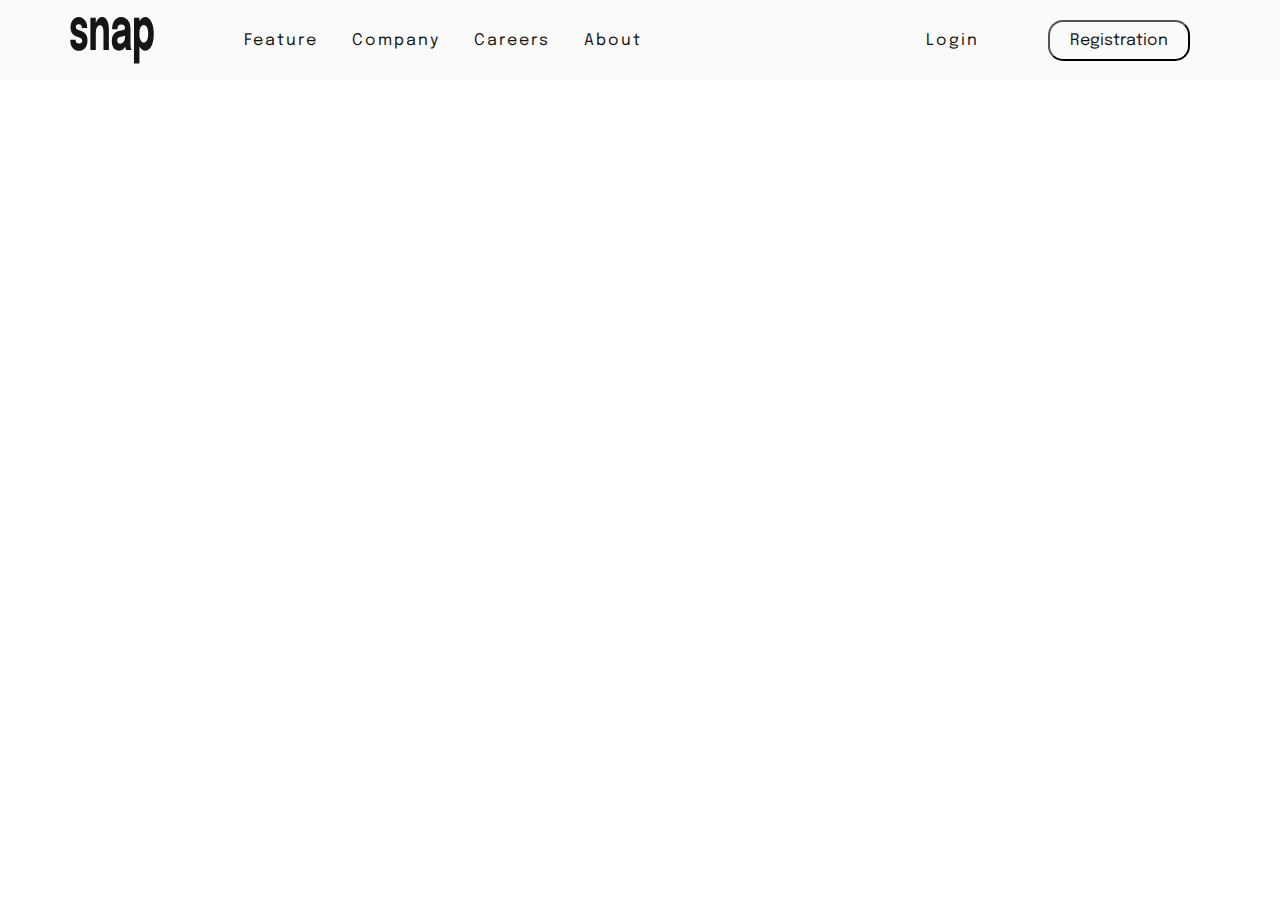
<file: index.html>
<!DOCTYPE html>
<html lang="en">
  <head>
    <meta charset="UTF-8" />
    <meta http-equiv="X-UA-Compatible" content="IE=edge" />
    <meta name="viewport" content="width=device-width, initial-scale=1.0" />
    <link rel="stylesheet" href="style.css" />
    <title>Document</title>
  </head>
  <body>
    <nav class="navbaar">
      <div class="nav">
        <img src="./images/logo.svg" alt="" class="logo" />
        <div class="nav1">
          <button class="link">Feature</button>
          <button class="link">Company</button>
          <a href="#" class="link">Careers</a>
          <a href="#" class="link">About</a>
        </div>
      </div>
      <div class="div2">
        <a href="#" class="link">Login</a>
        <button class="button">Registration</button>
      </div>
    </nav>
  </body>
</html>
</file>
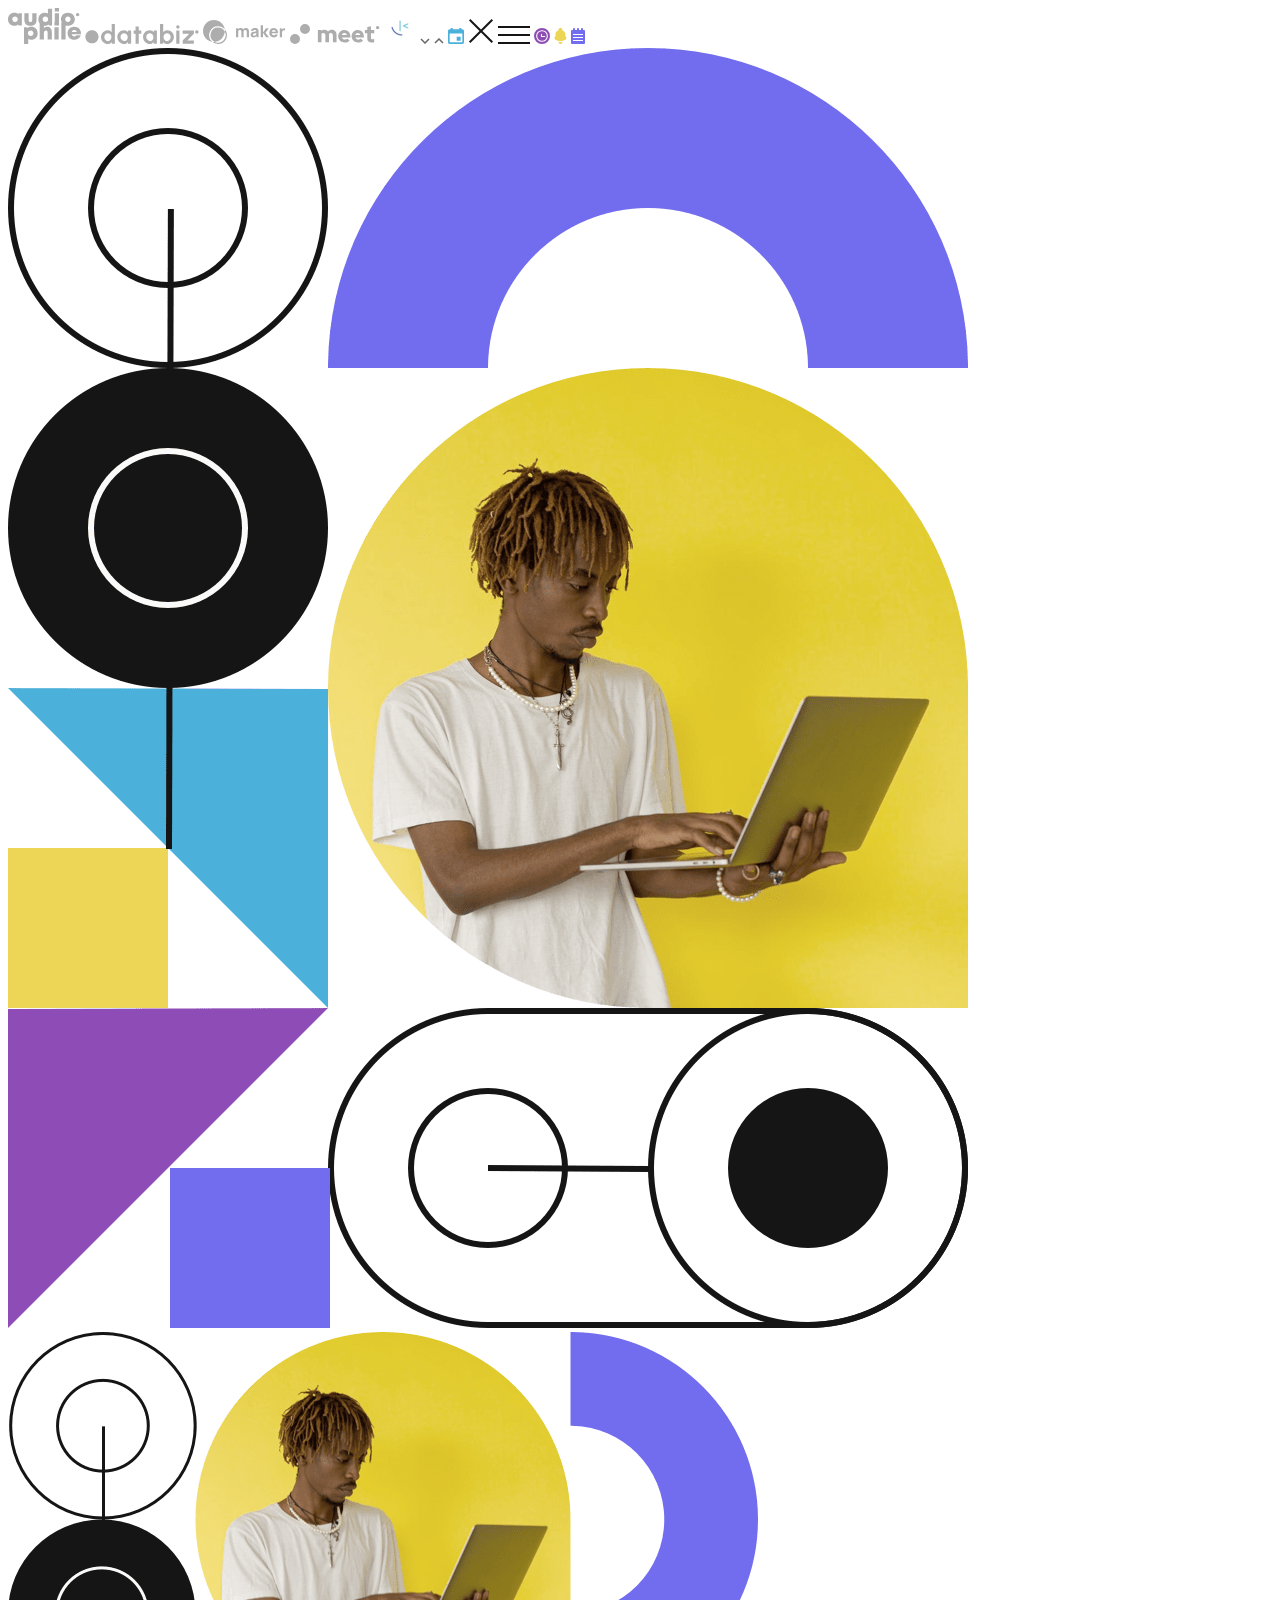
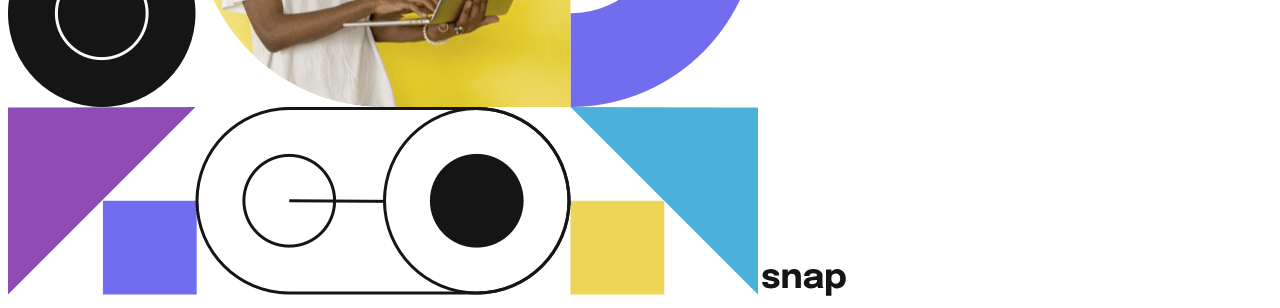
<file: images.html>
<!DOCTYPE html>
<html lang="en">
  <head>
    <meta charset="UTF-8" />
    <meta http-equiv="X-UA-Compatible" content="IE=edge" />
    <meta name="viewport" content="width=device-width, initial-scale=1.0" />
    <title>Images</title>
  </head>
  <body>
    <img src="./images/client-audiophile.svg" alt="" />
    <img src="./images/client-databiz.svg" alt="" />
    <img src="./images/client-maker.svg" alt="" />
    <img src="./images/client-meet.svg" alt="" />
    <img src="./images/favicon-32x32.png" alt="" />
    <img src="./images/icon-arrow-down.svg" alt="" />
    <img src="./images/icon-arrow-up.svg" alt="" />
    <img src="./images/icon-calendar.svg" alt="" />
    <img src="./images/icon-close-menu.svg" alt="" />
    <img src="./images/icon-menu.svg" alt="" />
    <img src="./images/icon-planning.svg" alt="" />
    <img src="./images/icon-reminders.svg" alt="" />
    <img src="./images/icon-todo.svg" alt="" />
    <img src="./images/image-hero-desktop.png" alt="" />
    <img src="./images/image-hero-mobile.png" alt="" />
    <img src="./images/logo.svg" alt="" />
  </body>
</html>
</file>
<file: style.css>
@import url('https://fonts.googleapis.com/css2?family=Epilogue:wght@500;700&family');


* {
    margin: 0;
    padding: 0;
    box-sizing: border-box;
}
:root {
    --Almost-White: hsl(0, 0%, 98%);
    --Medium-Gray: hsl(0, 0%, 41%);
    --Almost-Black: hsl(0, 0%, 8%);
}

body {
    font-family: 'Epilogue', sans-serif;
    display: flex;
    height: 100vh;
}
.navbaar {
    display: flex;
    height: 50px;
    background-color: var(--Medium-Gray);
    width: 100%;
    padding: 40px;
    font-family: inherit;
    justify-content: space-between;
    align-items: center;
    background: var(--Almost-White);
}
.nav {
    display: flex;
}

.logo {
    padding-left: 30px;
    padding-right: 75px;
    align-items: center;
    
}

.link {
    border: none;
    background: var(--Almost-White);
    font-size: 16px;
    color: var(--Almost-Black);
    text-decoration: none;
    padding: 15px 15px;
    font-family: inherit;
    letter-spacing: 2px;
}

.button {
    background: var(--Almost-White);
    font-size: 16px;
    color: var(--Almost-Black);
    font-family: inherit;
    padding: 10px 20px;
    border-radius: 15px;
    margin-right: 50px;
    margin-left: 50px;
}
</file>
